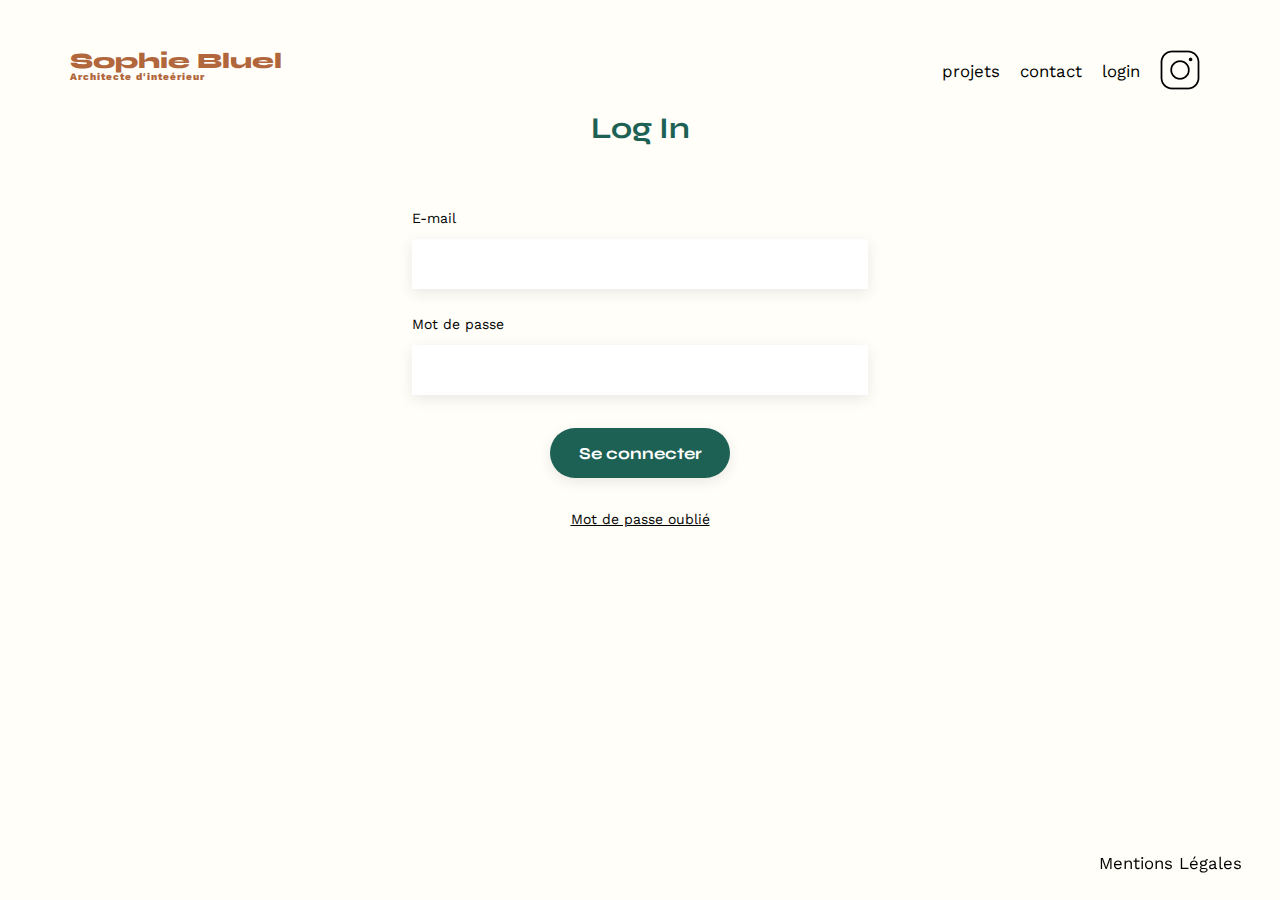
<file: FrontEnd/login.html>
<!DOCTYPE html>
<html lang="fr">
      <head>
            <meta charset="UTF-8" />
            <title>Sophie Bluel - Login</title>
            <meta name="viewport" content="width=device-width, initial-scale=1.0" />
            <link rel="preconnect" href="https://fonts.googleapis.com" />
            <link rel="preconnect" href="https://fonts.gstatic.com" crossorigin />
            <link href="https://fonts.googleapis.com/css2?family=Syne:wght@700;800&family=Work+Sans&display=swap" rel="stylesheet" />
            <meta name="description" content="" />
            <link rel="stylesheet" href="./assets/style.css" />
            <link rel="stylesheet" href="./assets/login.css" />
      </head>
      <body>
            <header>
                  <h1>Sophie Bluel <span>Architecte d'inteérieur</span></h1>
                  <nav>
                        <ul>
                              <li><a href="./index.html">projets</a></li>
                              <li>contact</li>
                              <li><a href="./login.html">login</a></li>
                              <li><img src="./assets/icons/instagram.png" alt="Instagram" /></li>
                        </ul>
                  </nav>
            </header>
            <main>
                  <h2>Log In</h2>
                  <form action="#">
                        <label for="mail">E-mail</label>
                        <input type="text" id="mail" />
                        <label for="pass">Mot de passe</label>
                        <input type="password" id="pass" />
                        <input type="submit" value="Se connecter" id="loginBtn" />
                        <a href="#">Mot de passe oublié</a>
                  </form>
                  <div class="errorMsg"><p>E-mail ou mot de passe incorrect!</p></div>
            </main>
            <footer>
                  <nav>
                        <ul>
                              <li>Mentions Légales</li>
                        </ul>
                  </nav>
            </footer>
            <script src="./js/login.js"></script>
      </body>
</html>
</file>
<file: FrontEnd/assets/login.css>
footer {
    position: fixed;
    bottom: 0;
    left: 0;
    width: 100%;
}
main {
    display: flex;
    justify-content: center;
    align-items: center;
    flex-direction: column;
    gap: 10px;
    height: 50vh;
}
body {
    background-color: #fffef8;
}
h2 {
    color: #1d6154;
    margin-bottom: 30px;
}
form {
    display: flex;
    flex-direction: column;
    width: 40%;
}
input {
    height: 50px;
    font-size: 1.2em;
    border: none;
    outline: none;
    box-shadow: 0px 4px 14px rgba(0, 0, 0, 0.09);
    padding: 0 10px;
}
label {
    margin: 2em 0 1em 0;
}
form a {
    text-decoration: underline;
    text-align: center;
    color: black;
}

#loginBtn{
    cursor: pointer;
}
.errorMsg {
    background-color: rgb(255, 145, 145);
    width: 40%;
    padding: 25px;
    border-radius: 10px;
    margin-top: 20px;
    visibility: hidden;
}
.errorAnim {
    animation: shake 0.2s forwards linear;
}
.errorMsg p {
    color: #fff;
    font-size: 1.2em;
}
@keyframes shake {
    0% {
          transform: translateX(0px);
    }
    25% {
          transform: translateX(-10px);
    }
    50% {
          transform: translateX(0px);
    }
    75% {
          transform: translateX(10px);
    }

    100% {
          transform: translateX(0px);
    }
}
</file>
<file: FrontEnd/assets/style.css>
/* http://meyerweb.com/eric/tools/css/reset/
   v2.0 | 20110126
   License: none (public domain)
*/

html,
body,
div,
span,
applet,
object,
iframe,
h1,
h2,
h3,
h4,
h5,
h6,
p,
blockquote,
pre,
a,
abbr,
acronym,
address,
big,
cite,
code,
del,
dfn,
em,
img,
ins,
kbd,
q,
s,
samp,
small,
strike,
strong,
sub,
sup,
tt,
var,
b,
u,
i,
center,
dl,
dt,
dd,
ol,
ul,
li,
fieldset,
form,
label,
legend,
table,
caption,
tbody,
tfoot,
thead,
tr,
th,
td,
article,
aside,
canvas,
details,
embed,
figure,
figcaption,
footer,
header,
hgroup,
menu,
nav,
output,
ruby,
section,
summary,
time,
mark,
audio,
video {
      margin: 0;
      padding: 0;
      border: 0;
      font-size: 100%;
      font: inherit;
      vertical-align: baseline;
}
/* HTML5 display-role reset for older browsers */
article,
aside,
details,
figcaption,
figure,
footer,
header,
hgroup,
menu,
nav,
section {
      display: block;
}
body {
      line-height: 1;
      overflow-x: hidden;
}
ol,
ul {
      list-style: none;
}
a {
      text-decoration: none;
}
blockquote,
q {
      quotes: none;
}
blockquote:before,
blockquote:after,
q:before,
q:after {
      content: '';
      content: none;
}
table {
      border-collapse: collapse;
      border-spacing: 0;
}
/** end reset css**/
body {
      max-width: 1140px;
      margin: auto;
      font-family: 'Work Sans';
      font-size: 14px;
}
header {
      display: flex;
      justify-content: space-between;
      margin: 50px 0;
}
section {
      margin: 50px 0;
}

h1 {
      display: flex;
      flex-direction: column;
      font-family: 'Syne';
      font-size: 22px;
      font-weight: 800;
      color: #b1663c;
}

h1 > span {
      font-family: 'Work Sans';
      font-size: 10px;
      letter-spacing: 0.1em;
}

h2 {
      font-family: 'Syne';
      font-weight: 700;
      font-size: 30px;
      color: #1d6154;
}
nav ul {
      display: flex;
      align-items: center;
      list-style-type: none;
}
nav li {
      padding: 0 10px;
      font-size: 1.2em;
}
li a {
      color: black;
}
li:hover,
li a:hover {
      color: #b1663c;
}
#introduction {
      display: flex;
      align-items: center;
}
#introduction figure {
      flex: 1;
}
#introduction img {
      display: block;
      margin: auto;
      width: 80%;
}

#introduction article {
      flex: 1;
}
#introduction h2 {
      margin-bottom: 1em;
}

#introduction p {
      margin-bottom: 0.5em;
}
#portfolio h2 {
      text-align: center;
      margin-bottom: 1em;
}
.gallery {
      width: 100%;
      display: grid;
      grid-template-columns: 1fr 1fr 1fr;
      grid-column-gap: 20px;
      grid-row-gap: 20px;
}

.gallery img {
      width: 100%;
}
#contact {
      width: 50%;
      margin: auto;
}
#contact > * {
      text-align: center;
}
#contact h2 {
      margin-bottom: 20px;
}
#contact form {
      text-align: left;
      margin-top: 30px;
      display: flex;
      flex-direction: column;
}

#contact input {
      height: 50px;
      font-size: 1.2em;
      border: none;
      box-shadow: 0px 4px 14px rgba(0, 0, 0, 0.09);
}
#contact label {
      margin: 2em 0 1em 0;
}
#contact textarea {
      border: none;
      box-shadow: 0px 4px 14px rgba(0, 0, 0, 0.09);
}

input[type='submit'] {
      font-family: 'Syne';
      font-weight: 700;
      color: white;
      background-color: #1d6154;
      margin: 2em auto;
      width: 180px;
      text-align: center;
      border-radius: 60px;
      cursor: pointer;
      transition: all 0.2s ease;
}
input[type='submit']:hover {
      transform: scale(1.05);
      box-shadow: 0px 5px 15px 0 rgba(0, 0, 0, 0.493);
}

footer nav ul {
      display: flex;
      justify-content: flex-end;
      margin: 2em;
}

.filterContainer {
      display: flex;
      flex-wrap: wrap;
      justify-content: center;
      gap: 20px;
      align-items: center;
      margin: 15px 0;
}

.filter {
      border-radius: 25px;
      border: 2px solid #1d6053;
      padding: 8px 15px;
      cursor: pointer;
      transition: all 0.2s ease-out;
}

.filter p {
      color: #1d6053;
      font-family: 'Syne';
      font-weight: 700;
}
.filter:hover {
      background-color: #1d6053;
}
.filter:hover p {
      color: #fff;
}

.activeFilter {
      background-color: #1d6053;
}
.activeFilter p {
      color: #fff;
}
</file>
